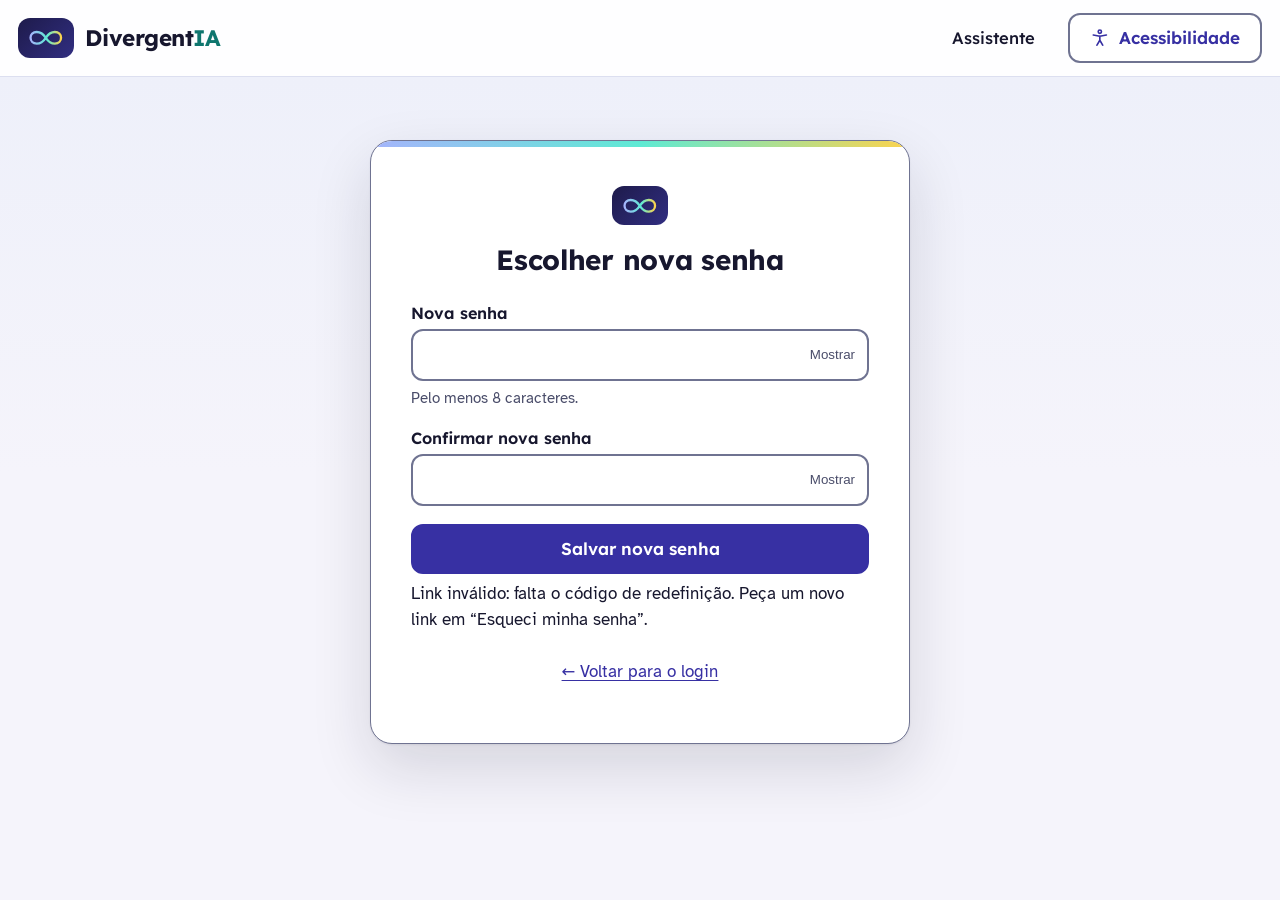
<file: frontend/redefinir-senha.html>
<!DOCTYPE html>
<html lang="pt-BR">
<head>
  <meta charset="utf-8">
  <meta name="viewport" content="width=device-width, initial-scale=1">
  <title>Escolher nova senha – DivergentIA</title>
  <meta name="description" content="Escolha uma nova senha para a sua conta no DivergentIA.">
  <meta name="theme-color" content="#1e1b4b">
  <link rel="icon" href="data:image/svg+xml,%3Csvg xmlns='http://www.w3.org/2000/svg' viewBox='0 0 48 24'%3E%3Crect width='48' height='24' rx='6' fill='%231e1b4b'/%3E%3Cpath d='M24 12C20 6 16 5 13 5 8.500 5 5.500 8 5.500 12S8.500 19 13 19C16 19 20 18 24 12 28 6 32 5 35 5 39.500 5 42.500 8 42.500 12S39.500 19 35 19C32 19 28 18 24 12Z' fill='none' stroke='%232dd4bf' stroke-width='2.600' stroke-linejoin='round'/%3E%3C/svg%3E">
  <link rel="preload" href="fonts/lexend-var.woff2" as="font" type="font/woff2" crossorigin>
  <link rel="preload" href="fonts/atkinson-400.woff2" as="font" type="font/woff2" crossorigin>
  <link rel="stylesheet" href="style.css">
  <script src="comum.js" defer></script>
  <script src="redefinir-senha.js" defer></script>
</head>
<body>
  <svg width="0" height="0" style="position:absolute" aria-hidden="true" focusable="false">
    <defs>
      <linearGradient id="grad-infinito" x1="0" y1="0" x2="1" y2="0">
        <stop offset="0" stop-color="#a5b4fc"/><stop offset="0.55" stop-color="#5eead4"/><stop offset="1" stop-color="#fcd34d"/>
      </linearGradient>
    </defs>
    <symbol id="i-infinito" viewBox="0 0 48 24"><path d="M24 12C20 6 16 5 13 5 8.5 5 5.5 8 5.5 12S8.5 19 13 19C16 19 20 18 24 12 28 6 32 5 35 5 39.5 5 42.5 8 42.5 12S39.5 19 35 19C32 19 28 18 24 12Z" fill="none" stroke="url(#grad-infinito)" stroke-width="2.8" stroke-linejoin="round" stroke-linecap="round"/></symbol>
    <symbol id="i-acesso" viewBox="0 0 24 24"><circle cx="12" cy="4.5" r="2"/><path d="m4 8.5 8 1.5 8-1.5M12 10v5M8.5 21l3.5-6 3.5 6"/></symbol>
    <symbol id="i-ok" viewBox="0 0 24 24"><path d="M20 6 9 17l-5-5"/></symbol>
    <symbol id="i-alerta" viewBox="0 0 24 24"><path d="M10.29 3.86 1.82 18a2 2 0 0 0 1.71 3h16.94a2 2 0 0 0 1.71-3L13.71 3.86a2 2 0 0 0-3.42 0zM12 9v4M12 17h.01"/></symbol>
  </svg>

  <a class="pular" href="#conteudo-conta">Pular para o conteúdo</a>

  <header class="topo" id="topo">
    <div class="container topo__linha">
      <a class="logo" href="/" aria-label="DivergentIA, início">
        <span class="logo__marca" aria-hidden="true"><svg class="logo__icone"><use href="#i-infinito"/></svg></span>
        <span class="logo__nome">Divergent<span>IA</span></span>
      </a>
      <nav class="topo__nav" aria-label="Navegação"><a href="/#assistente">Assistente</a></nav>
      <div class="a11y">
        <button type="button" id="btn-a11y" class="btn btn--suave" aria-expanded="false" aria-controls="menu-a11y">
          <svg class="icone" aria-hidden="true"><use href="#i-acesso"/></svg>
          <span>Acessibilidade</span>
        </button>
        <div id="menu-a11y" class="a11y__menu" role="group" aria-labelledby="titulo-a11y" hidden>
          <p id="titulo-a11y" class="a11y__titulo">Ajustes de leitura</p>
          <div class="a11y__linha">
            <span id="rotulo-tamanho">Tamanho do texto</span>
            <div class="a11y__tamanho">
              <button type="button" id="a11y-menos" class="btn btn--icone" aria-label="Diminuir o texto">A−</button>
              <output id="a11y-tamanho" for="a11y-menos a11y-mais" aria-live="polite">112%</output>
              <button type="button" id="a11y-mais" class="btn btn--icone" aria-label="Aumentar o texto">A+</button>
            </div>
          </div>
          <div class="a11y__linha"><span id="rot-contraste">Alto contraste</span><button type="button" class="chave" id="sw-contraste" role="switch" aria-checked="false" aria-labelledby="rot-contraste"><span></span></button></div>
          <div class="a11y__linha"><span id="rot-espaco">Mais espaço entre linhas e letras</span><button type="button" class="chave" id="sw-espaco" role="switch" aria-checked="false" aria-labelledby="rot-espaco"><span></span></button></div>
          <div class="a11y__linha"><span id="rot-calmo">Modo calmo <small>(sem animações e sem enfeites)</small></span><button type="button" class="chave" id="sw-calmo" role="switch" aria-checked="false" aria-labelledby="rot-calmo"><span></span></button></div>
          <button type="button" id="a11y-reset" class="btn btn--texto">Restaurar padrão</button>
        </div>
      </div>
    </div>
  </header>

  <main id="conteudo-conta" class="auth">
    <div class="auth__cartao">
      <div class="auth__cabeca">
        <a class="logo" href="/" aria-label="DivergentIA, início"><span class="logo__marca" aria-hidden="true"><svg class="logo__icone"><use href="#i-infinito"/></svg></span></a>
        <h1>Escolher nova senha</h1>
      </div>

      <form id="form-redefinir" novalidate>
        <div class="campo">
          <label for="nova-senha">Nova senha</label>
          <div class="campo__senha">
            <input type="password" id="nova-senha" name="nova_senha" required minlength="8" maxlength="72" autocomplete="new-password">
            <button type="button" class="campo__olho" data-alvo="nova-senha">Mostrar</button>
          </div>
          <p class="campo__ajuda">Pelo menos 8 caracteres.</p>
        </div>
        <div class="campo">
          <label for="confirmar-senha">Confirmar nova senha</label>
          <div class="campo__senha">
            <input type="password" id="confirmar-senha" name="confirmar_senha" required minlength="8" maxlength="72" autocomplete="new-password">
            <button type="button" class="campo__olho" data-alvo="confirmar-senha">Mostrar</button>
          </div>
        </div>
        <button type="submit" id="btn-redefinir" class="btn btn--primario" style="width:100%">Salvar nova senha</button>
        <p id="status-redefinir" class="status" role="status" aria-live="polite"></p>
      </form>

      <p class="auth__rodape"><a href="entrar.html">← Voltar para o login</a></p>
    </div>
  </main>

  <noscript><p class="sem-js">O DivergentIA precisa de JavaScript para funcionar. Ative o JavaScript no navegador e recarregue a página.</p></noscript>
</body>
</html>
</file>
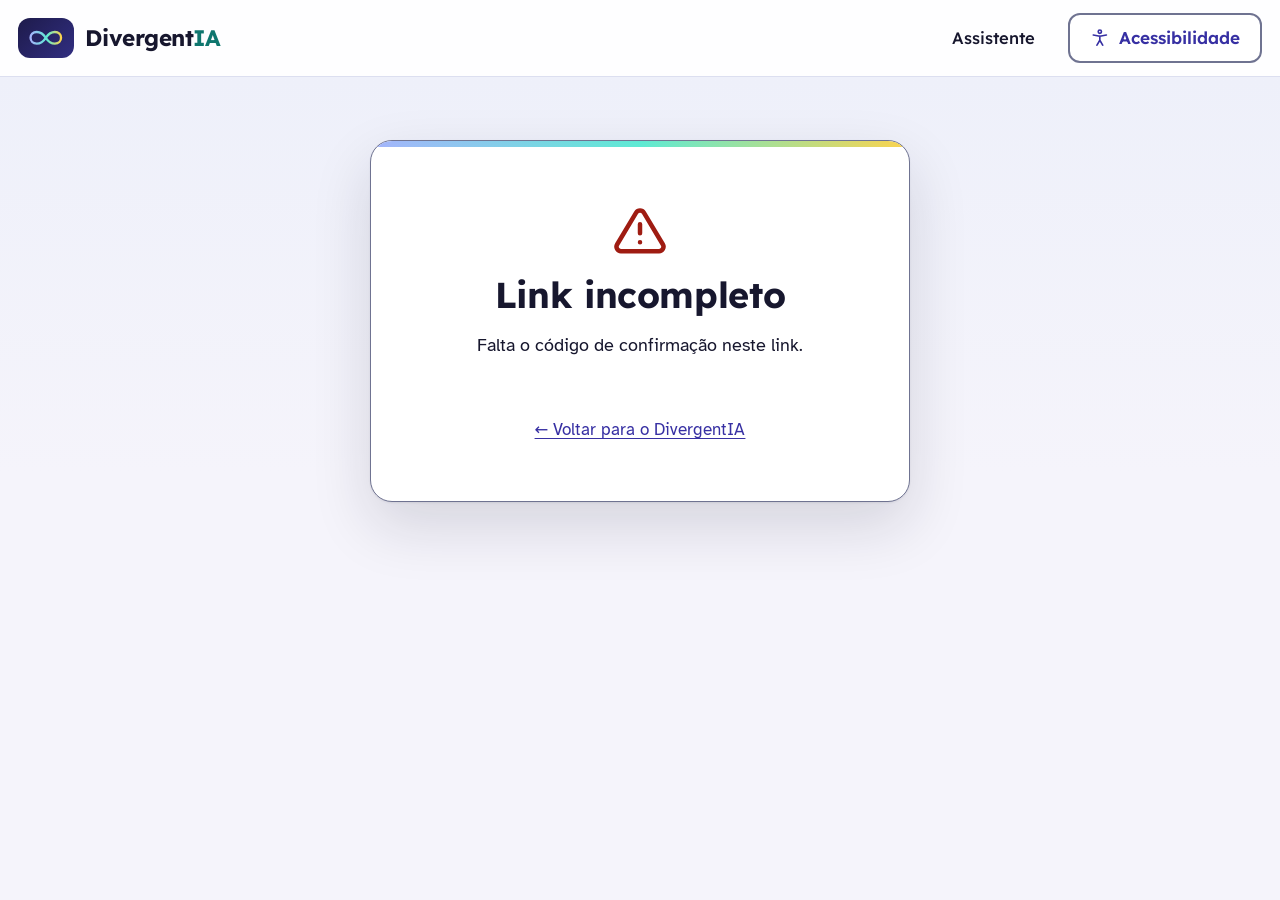
<file: frontend/verificar-email.html>
<!DOCTYPE html>
<html lang="pt-BR">
<head>
  <meta charset="utf-8">
  <meta name="viewport" content="width=device-width, initial-scale=1">
  <title>Confirmar e-mail – DivergentIA</title>
  <meta name="robots" content="noindex">
  <meta name="theme-color" content="#1e1b4b">
  <link rel="icon" href="data:image/svg+xml,%3Csvg xmlns='http://www.w3.org/2000/svg' viewBox='0 0 48 24'%3E%3Crect width='48' height='24' rx='6' fill='%231e1b4b'/%3E%3Cpath d='M24 12C20 6 16 5 13 5 8.500 5 5.500 8 5.500 12S8.500 19 13 19C16 19 20 18 24 12 28 6 32 5 35 5 39.500 5 42.500 8 42.500 12S39.500 19 35 19C32 19 28 18 24 12Z' fill='none' stroke='%232dd4bf' stroke-width='2.600' stroke-linejoin='round'/%3E%3C/svg%3E">
  <link rel="preload" href="fonts/lexend-var.woff2" as="font" type="font/woff2" crossorigin>
  <link rel="preload" href="fonts/atkinson-400.woff2" as="font" type="font/woff2" crossorigin>
  <link rel="stylesheet" href="style.css">
  <script src="comum.js" defer></script>
  <script src="verificar-email.js" defer></script>
</head>
<body>
  <svg width="0" height="0" style="position:absolute" aria-hidden="true" focusable="false">
    <defs>
      <linearGradient id="grad-infinito" x1="0" y1="0" x2="1" y2="0">
        <stop offset="0" stop-color="#a5b4fc"/><stop offset="0.55" stop-color="#5eead4"/><stop offset="1" stop-color="#fcd34d"/>
      </linearGradient>
    </defs>
    <symbol id="i-infinito" viewBox="0 0 48 24"><path d="M24 12C20 6 16 5 13 5 8.5 5 5.5 8 5.5 12S8.5 19 13 19C16 19 20 18 24 12 28 6 32 5 35 5 39.5 5 42.5 8 42.5 12S39.5 19 35 19C32 19 28 18 24 12Z" fill="none" stroke="url(#grad-infinito)" stroke-width="2.8" stroke-linejoin="round" stroke-linecap="round"/></symbol>
    <symbol id="i-acesso" viewBox="0 0 24 24"><circle cx="12" cy="4.5" r="2"/><path d="m4 8.5 8 1.5 8-1.5M12 10v5M8.5 21l3.5-6 3.5 6"/></symbol>
    <symbol id="i-ok" viewBox="0 0 24 24"><path d="M20 6 9 17l-5-5"/></symbol>
    <symbol id="i-alerta" viewBox="0 0 24 24"><path d="M10.29 3.86 1.82 18a2 2 0 0 0 1.71 3h16.94a2 2 0 0 0 1.71-3L13.71 3.86a2 2 0 0 0-3.42 0zM12 9v4M12 17h.01"/></symbol>
  </svg>

  <a class="pular" href="#conteudo-conta">Pular para o conteúdo</a>

  <header class="topo" id="topo">
    <div class="container topo__linha">
      <a class="logo" href="/" aria-label="DivergentIA, início">
        <span class="logo__marca" aria-hidden="true"><svg class="logo__icone"><use href="#i-infinito"/></svg></span>
        <span class="logo__nome">Divergent<span>IA</span></span>
      </a>
      <nav class="topo__nav" aria-label="Navegação"><a href="/#assistente">Assistente</a></nav>
      <div class="a11y">
        <button type="button" id="btn-a11y" class="btn btn--suave" aria-expanded="false" aria-controls="menu-a11y">
          <svg class="icone" aria-hidden="true"><use href="#i-acesso"/></svg>
          <span>Acessibilidade</span>
        </button>
        <div id="menu-a11y" class="a11y__menu" role="group" aria-labelledby="titulo-a11y" hidden>
          <p id="titulo-a11y" class="a11y__titulo">Ajustes de leitura</p>
          <div class="a11y__linha">
            <span id="rotulo-tamanho">Tamanho do texto</span>
            <div class="a11y__tamanho">
              <button type="button" id="a11y-menos" class="btn btn--icone" aria-label="Diminuir o texto">A−</button>
              <output id="a11y-tamanho" for="a11y-menos a11y-mais" aria-live="polite">112%</output>
              <button type="button" id="a11y-mais" class="btn btn--icone" aria-label="Aumentar o texto">A+</button>
            </div>
          </div>
          <div class="a11y__linha"><span id="rot-contraste">Alto contraste</span><button type="button" class="chave" id="sw-contraste" role="switch" aria-checked="false" aria-labelledby="rot-contraste"><span></span></button></div>
          <div class="a11y__linha"><span id="rot-espaco">Mais espaço entre linhas e letras</span><button type="button" class="chave" id="sw-espaco" role="switch" aria-checked="false" aria-labelledby="rot-espaco"><span></span></button></div>
          <div class="a11y__linha"><span id="rot-calmo">Modo calmo <small>(sem animações e sem enfeites)</small></span><button type="button" class="chave" id="sw-calmo" role="switch" aria-checked="false" aria-labelledby="rot-calmo"><span></span></button></div>
          <button type="button" id="a11y-reset" class="btn btn--texto">Restaurar padrão</button>
        </div>
      </div>
    </div>
  </header>

  <main id="conteudo-conta" class="auth">
    <div class="auth__cartao">
      <div id="resultado" class="auth__resultado" role="status" aria-live="polite">
        <p>Confirmando seu e-mail…</p>
      </div>
      <p class="auth__rodape"><a href="/">← Voltar para o DivergentIA</a></p>
    </div>
  </main>

  <noscript><p class="sem-js">O DivergentIA precisa de JavaScript para funcionar. Ative o JavaScript no navegador e recarregue a página.</p></noscript>
</body>
</html>
</file>
<file: frontend/style.css>
/* DivergentIA – estilos.
   Princípios: contraste alto (>= 4,5:1 no texto, >= 3:1 nos controles), alvos de toque >= 44 px, foco sempre visível,
   e visual calmo. Nada depende só de cor: estados sempre têm ícone ou texto. */

@font-face { font-family: "Atkinson Hyperlegible"; src: url("fonts/atkinson-400.woff2") format("woff2"); font-weight: 400; font-style: normal; font-display: swap; }
@font-face { font-family: "Atkinson Hyperlegible"; src: url("fonts/atkinson-700.woff2") format("woff2"); font-weight: 700; font-style: normal; font-display: swap; }
@font-face { font-family: "Lexend"; src: url("fonts/lexend-var.woff2") format("woff2"); font-weight: 100 900; font-style: normal; font-display: swap; }

:root {
  --bg: #f5f4fb;
  --superficie: #ffffff;
  --superficie-2: #eef0fa;
  --texto: #17172e;
  --texto-suave: #4a4d6a;
  --borda: #dcdff0;
  --borda-forte: #6f7391;
  --primaria: #3730a3;
  --primaria-2: #2e2785;
  --primaria-suave: #e6e7fb;
  --sobre-primaria: #ffffff;
  --acento: #0f766e;
  --acento-suave: #d7f3ee;
  --aviso: #92400e;
  --aviso-fundo: #fff4dc;
  --aviso-borda: #e9b44c;
  --ok: #166534;
  --ok-fundo: #e3f6e8;
  --ok-borda: #7fd39a;
  --erro: #9f1c12;
  --erro-fundo: #fdecea;
  --erro-borda: #f0a8a0;
  --foco: #1d4ed8;
  --foco-escuro: #ffd166;
  --hero-1: #1e1b4b;
  --hero-2: #312e81;
  --hero-3: #134e4a;
  --raio: 16px;
  --raio-p: 10px;
  --sombra: 0 1px 2px rgba(23, 23, 46, .06), 0 10px 30px rgba(23, 23, 46, .07);
  --fonte-corpo: "Atkinson Hyperlegible", system-ui, -apple-system, "Segoe UI", Roboto, Arial, sans-serif;
  --fonte-titulo: "Lexend", var(--fonte-corpo);
}

/* ---------- Modos escolhidos no menu de acessibilidade ---------- */
html[data-contraste="alto"] {
  --bg: #000; --superficie: #000; --superficie-2: #111; --texto: #fff; --texto-suave: #fff;
  --borda: #fff; --borda-forte: #fff; --primaria: #ffe45c; --primaria-2: #fff3a8; --primaria-suave: #1a1a00;
  --sobre-primaria: #000; --acento: #5eead4; --acento-suave: #062b28;
  --aviso: #fff; --aviso-fundo: #000; --aviso-borda: #ffe45c;
  --ok: #fff; --ok-fundo: #000; --ok-borda: #7cfc98;
  --erro: #fff; --erro-fundo: #000; --erro-borda: #ff8a80;
  --foco: #00e5ff; --foco-escuro: #00e5ff;
  --hero-1: #000; --hero-2: #000; --hero-3: #000;
  --sombra: none;
}
html[data-espaco="1"] body { line-height: 1.95; letter-spacing: .025em; word-spacing: .1em; }
html[data-espaco="1"] p, html[data-espaco="1"] li { margin-bottom: .85em; }

*, *::before, *::after { box-sizing: border-box; }
[hidden] { display: none !important; }
html { font-size: 112.5%; scroll-behavior: smooth; scroll-padding-top: 5rem; }
body {
  margin: 0; background: var(--bg); color: var(--texto);
  font-family: var(--fonte-corpo); line-height: 1.6; -webkit-font-smoothing: antialiased;
}
h1, h2, h3, h4 { font-family: var(--fonte-titulo); line-height: 1.25; margin: 0; letter-spacing: -.01em; }
h5, h6 { font-family: var(--fonte-titulo); line-height: 1.3; margin: 0; } /* sem a margem padrão do navegador */
p { margin: 0 0 .75em; }
a { color: var(--primaria); text-underline-offset: .18em; }
a:hover { color: var(--primaria-2); }
.container { width: min(100% - 2rem, 76rem); margin-inline: auto; }
.icone { width: 1.15em; height: 1.15em; flex: none; fill: none; stroke: currentColor; stroke-width: 2; stroke-linecap: round; stroke-linejoin: round; }
.sr-only { position: absolute; width: 1px; height: 1px; margin: -1px; padding: 0; overflow: hidden; clip: rect(0 0 0 0); white-space: nowrap; border: 0; }

:focus-visible { outline: 3px solid var(--foco); outline-offset: 3px; border-radius: 6px; }
.hero :focus-visible { outline-color: var(--foco-escuro); }
#painel-roteiro:focus, #conteudo:focus { outline: none; }

.pular { position: absolute; left: -999px; top: 0; z-index: 200; background: var(--primaria); color: var(--sobre-primaria); padding: .8rem 1.1rem; border-radius: 0 0 var(--raio-p) 0; font-family: var(--fonte-titulo); }
.pular:focus { left: 0; }

/* ---------- Botões ---------- */
.btn {
  display: inline-flex; align-items: center; justify-content: center; gap: .55rem;
  min-height: 2.75rem; padding: .55rem 1.1rem; border-radius: 12px; border: 2px solid transparent;
  font: 600 .95rem/1.2 var(--fonte-titulo); text-decoration: none; cursor: pointer;
  transition: background-color .15s, border-color .15s, transform .15s, box-shadow .15s;
}
.btn--primario { background: var(--primaria); color: var(--sobre-primaria); border-color: var(--primaria); }
.btn--primario:hover { background: var(--primaria-2); border-color: var(--primaria-2); color: var(--sobre-primaria); }
.btn--suave { background: var(--superficie); color: var(--primaria); border-color: var(--borda-forte); }
.btn--suave:hover { background: var(--primaria-suave); }
.btn--suave[aria-pressed="true"] { background: var(--primaria); color: var(--sobre-primaria); border-color: var(--primaria); }
.btn--texto { background: transparent; color: var(--primaria); border-color: transparent; padding-inline: .7rem; }
.btn--texto:hover { background: var(--primaria-suave); }
.btn--icone { min-width: 2.75rem; padding: .4rem; background: var(--superficie); color: var(--primaria); border-color: var(--borda-forte); }
.btn--icone:hover { background: var(--primaria-suave); }
.btn--grande { min-height: 3.25rem; padding-inline: 1.4rem; font-size: 1rem; }
.btn--claro { background: #fff; color: #1e1b4b; }
.btn--claro:hover { background: #e0e7ff; color: #1e1b4b; }
.btn--fantasma { background: transparent; color: #fff; border-color: rgba(255, 255, 255, .55); }
.btn--fantasma:hover { background: rgba(255, 255, 255, .12); color: #fff; }
.btn[aria-disabled="true"] { opacity: .55; cursor: not-allowed; }
.btn:active:not([aria-disabled="true"]) { transform: translateY(1px); }

/* ---------- Topo ---------- */
.topo { position: sticky; top: 0; z-index: 50; background: rgba(255, 255, 255, .88); backdrop-filter: saturate(1.4) blur(10px); border-bottom: 1px solid var(--borda); }
.topo__linha { display: flex; align-items: center; gap: 1rem; min-height: 4.2rem; }
.logo { display: inline-flex; align-items: center; gap: .65rem; text-decoration: none; color: var(--texto); }
.logo__marca { display: grid; place-items: center; width: 3.1rem; height: 2.2rem; border-radius: 12px; background: linear-gradient(135deg, var(--hero-1), var(--hero-2)); }
.logo__icone { width: 2.2rem; height: 1.2rem; }
.logo__nome { font: 700 1.25rem/1 var(--fonte-titulo); letter-spacing: -.02em; }
.logo__nome span { color: var(--acento); }
.topo__nav { display: flex; gap: .25rem; margin-left: auto; }
.topo__nav a { padding: .55rem .8rem; border-radius: 10px; text-decoration: none; color: var(--texto); font: 500 .92rem var(--fonte-titulo); }
.topo__nav a:hover { background: var(--primaria-suave); color: var(--primaria); }
.a11y { position: relative; }
.a11y__menu {
  position: absolute; right: 0; top: calc(100% + .6rem); z-index: 60; width: min(92vw, 22rem);
  background: var(--superficie); border: 1px solid var(--borda-forte); border-radius: var(--raio); box-shadow: 0 20px 50px rgba(23, 23, 46, .25); padding: 1rem;
}
.a11y__titulo { font: 700 1rem var(--fonte-titulo); margin-bottom: .6rem; }
.a11y__linha { display: flex; align-items: center; justify-content: space-between; gap: 1rem; padding: .55rem 0; border-top: 1px solid var(--borda); }
.a11y__linha small { color: var(--texto-suave); }
.a11y__tamanho { display: flex; align-items: center; gap: .4rem; }
.a11y__tamanho output { min-width: 3.2rem; text-align: center; font-weight: 700; }
.chave { position: relative; flex: none; width: 3.2rem; height: 1.9rem; border-radius: 999px; border: 2px solid var(--borda-forte); background: var(--superficie-2); cursor: pointer; padding: 0; }
.chave span { position: absolute; top: 50%; left: .2rem; width: 1.15rem; height: 1.15rem; border-radius: 50%; background: var(--borda-forte); transform: translateY(-50%); transition: left .15s; }
.chave[aria-checked="true"] { background: var(--primaria); border-color: var(--primaria); }
.chave[aria-checked="true"] span { left: 1.5rem; background: var(--sobre-primaria); }

/* ---------- Hero ---------- */
.hero { position: relative; overflow: hidden; color: #fff; padding: clamp(2.5rem, 6vw, 5rem) 0 clamp(3rem, 7vw, 5.5rem); background: linear-gradient(135deg, var(--hero-1) 0%, var(--hero-2) 55%, var(--hero-3) 100%); }
.hero__fundo { position: absolute; inset: 0; pointer-events: none; }
.hero__infinito { position: absolute; right: 2%; top: 50%; width: min(62vw, 52rem); height: auto; aspect-ratio: 2 / 1; transform: translateY(-50%); opacity: .11; }
.hero__grade { position: relative; display: grid; gap: 2.5rem; align-items: center; }
.etiqueta { display: inline-block; margin-bottom: 1.1rem; padding: .35rem .9rem; border-radius: 999px; background: rgba(255, 255, 255, .12); border: 1px solid rgba(255, 255, 255, .3); font: 500 .85rem var(--fonte-titulo); color: #e0e7ff; }
.hero__titulo { font-size: clamp(2.1rem, 4.6vw, 3.4rem); font-weight: 700; line-height: 1.08; margin-bottom: 1.1rem; }
.hero__lead { font-size: clamp(1.05rem, 1.6vw, 1.22rem); color: #e0e7ff; max-width: 40rem; margin-bottom: 1.6rem; }
.hero__lead strong { color: #fff; }
.hero__acoes { display: flex; flex-wrap: wrap; gap: .8rem; margin-bottom: 1.8rem; }
.hero__garantias { list-style: none; padding: 0; margin: 0; display: grid; gap: .65rem; }
.hero__garantias li { display: flex; align-items: flex-start; gap: .65rem; color: #e0e7ff; font-size: .98rem; }
.hero__garantias .icone { margin-top: .2rem; color: #5eead4; width: 1.3em; height: 1.3em; }
.hero__garantias strong { color: #fff; }

.vitrine { background: #fff; color: var(--texto); border-radius: 22px; padding: 1rem 1.1rem 1.2rem; box-shadow: 0 30px 70px rgba(0, 0, 0, .35); max-width: 26rem; margin-inline: auto; transform: rotate(1.2deg); }
.vitrine__barra { display: flex; gap: .35rem; margin-bottom: .9rem; }
.vitrine__barra i { width: .65rem; height: .65rem; border-radius: 50%; background: #d4d7ea; }
.vitrine__balao { max-width: 88%; padding: .6rem .85rem; border-radius: 16px; font-size: .92rem; margin-bottom: .5rem; }
.vitrine__balao--eu { margin-left: auto; background: var(--primaria); color: #fff; border-bottom-right-radius: 5px; }
.vitrine__balao--bot { background: var(--superficie-2); border-bottom-left-radius: 5px; }
.vitrine__lista { display: grid; gap: .45rem; margin: .7rem 0; }
.vitrine__item { display: flex; align-items: center; gap: .6rem; padding: .55rem .7rem; border: 1px solid var(--borda); border-radius: 12px; font-size: .9rem; }
.vitrine__item b { display: grid; place-items: center; flex: none; width: 1.6rem; height: 1.6rem; border-radius: 50%; background: var(--primaria-suave); color: var(--primaria); font: 700 .8rem var(--fonte-titulo); }
.vitrine__item--feito { background: var(--acento-suave); border-color: transparent; }
.vitrine__item--feito b { background: var(--acento); color: #fff; }
.vitrine__contato { display: flex; align-items: center; gap: .5rem; padding: .55rem .8rem; border-radius: 999px; background: var(--ok-fundo); color: var(--ok); font-size: .9rem; width: fit-content; }
@media (min-width: 900px) { .hero__grade { grid-template-columns: 1.15fr .85fr; } }

/* ---------- Casca do app: menu lateral + barra de cima + página atual ----------
   Computador: menu fixo à esquerda, expandido (ícone + nome) ou recolhido (trilho estreito com o nome pequeno).
   Celular (< 1000 px): o menu vira uma gaveta, aberta pelo botão ☰ da barra. */
:root { --menu-largo: 16rem; --menu-estreito: 5.6rem; --barra: 3.9rem; }
.casca { display: grid; grid-template-columns: auto minmax(0, 1fr); min-height: 100dvh; }
.menu {
  position: sticky; top: 0; z-index: 70; display: flex; flex-direction: column; gap: .35rem;
  width: var(--menu-largo); height: 100dvh; padding: .8rem .75rem 1rem; overflow: hidden auto;
  background: var(--hero-1); color: #c7d2fe; transition: width .2s ease;
}
.menu :focus-visible { outline-color: var(--foco-escuro); }
.menu__topo { display: flex; align-items: center; justify-content: space-between; gap: .4rem; min-height: 3rem; padding: 0 0 .7rem .3rem; margin-bottom: .35rem; border-bottom: 1px solid rgba(255, 255, 255, .12); }
.menu__logo { color: #fff; min-width: 0; }
.menu .logo__nome span { color: #5eead4; }
.menu__botao { display: grid; place-items: center; flex: none; width: 2.75rem; height: 2.75rem; border: 0; border-radius: 12px; background: transparent; color: #c7d2fe; cursor: pointer; }
.menu__botao:hover { background: rgba(255, 255, 255, .1); color: #fff; }
.menu__botao .icone { width: 1.35rem; height: 1.35rem; }
#btn-fechar-menu { display: none; }
.menu__nav { display: grid; gap: .3rem; }
.menu__link {
  position: relative; display: flex; align-items: center; gap: .85rem; min-height: 2.9rem; padding: .55rem .8rem; border-radius: 12px;
  color: #c7d2fe; text-decoration: none; font: 500 .95rem/1.2 var(--fonte-titulo); white-space: nowrap; cursor: pointer;
  transition: background-color .15s, color .15s;
}
.menu__link .icone { width: 1.3rem; height: 1.3rem; }
.menu__link:hover { background: rgba(255, 255, 255, .08); color: #fff; }
.menu__link[aria-current="page"] { background: rgba(255, 255, 255, .14); color: #fff; font-weight: 600; }
.menu__link[aria-current="page"]::before { content: ""; position: absolute; left: -.75rem; top: .6rem; bottom: .6rem; width: 4px; border-radius: 0 4px 4px 0; background: #5eead4; }
.menu__rodape { margin-top: auto; padding-top: .6rem; border-top: 1px solid rgba(255, 255, 255, .12); }
.menu__rodape .menu__link { white-space: normal; }

.menu--recolhido { width: var(--menu-estreito); padding-inline: .4rem; }
.menu--recolhido .menu__topo { flex-direction: column; justify-content: center; padding: 0 0 .6rem; }
.menu--recolhido .logo__nome { display: none; }
.menu--recolhido .menu__link { flex-direction: column; justify-content: center; gap: .3rem; padding: .6rem .15rem; font-size: .66rem; line-height: 1.15; text-align: center; white-space: normal; }
.menu--recolhido .menu__link[aria-current="page"]::before { left: -.4rem; }

.menu__fundo { position: fixed; inset: 0; z-index: 65; background: rgba(23, 23, 46, .55); backdrop-filter: blur(2px); }
.principal { min-width: 0; display: flex; flex-direction: column; }
.barra {
  position: sticky; top: 0; z-index: 50; display: flex; align-items: center; gap: .75rem; min-height: var(--barra);
  padding: .45rem clamp(1rem, 2.5vw, 1.6rem); background: rgba(245, 244, 251, .9); backdrop-filter: saturate(1.4) blur(10px); border-bottom: 1px solid var(--borda);
}
.barra__titulo { font-size: 1.2rem; margin: 0; }
.barra__titulo:focus { outline: none; } /* recebe foco só para o leitor de tela anunciar a página nova */
.barra .a11y { margin-left: auto; }
#conteudo { flex: 1; }
#conteudo:focus { outline: none; }
.vista { animation: entra .2s ease-out; }

@media (max-width: 999px) {
  .casca { grid-template-columns: minmax(0, 1fr); }
  .menu {
    position: fixed; inset: 0 auto 0 0; width: min(86vw, 18rem); transform: translateX(-105%);
    box-shadow: 0 0 40px rgba(0, 0, 0, .35); transition: transform .25s ease;
  }
  .menu--aberto { transform: none; }
  #btn-recolher { display: none; }
  #btn-fechar-menu { display: grid; }
}
@media (min-width: 1000px) {
  .barra__menu { display: none; }
  .menu__fundo { display: none !important; }
}

/* ---------- Assistente ----------
   Desktop: roteiro à esquerda (≈ 38%) e conversa à direita (≈ 62%), os dois ocupando a altura da tela.
   Celular: um painel por vez, trocados pelos botões "Conversa" / "Meu roteiro". */
.vista--assistente { padding: .9rem clamp(.75rem, 1.8vw, 1.25rem); }
.alternar { display: flex; gap: .6rem; margin-bottom: .8rem; }
.alternar .btn { flex: 1; }
.selo-novo { margin-left: .2rem; padding: .05rem .5rem; border-radius: 999px; background: var(--acento); color: #fff; font-size: .72rem; }
.app__grade { display: grid; gap: 1.1rem; }
.painel {
  position: relative; display: flex; flex-direction: column; min-height: 24rem; height: calc(100dvh - var(--barra) - 1.8rem - 3.6rem);
  background: var(--superficie); border: 1px solid var(--borda); border-radius: 20px; box-shadow: var(--sombra); overflow: hidden;
  container-type: inline-size; /* o cabeçalho se adapta à largura do PAINEL, não da tela */
}
.painel__cabeca { display: flex; align-items: center; justify-content: space-between; gap: .75rem; padding: .7rem .9rem .7rem 1.2rem; border-bottom: 1px solid var(--borda); background: var(--superficie); }
.painel__titulos { min-width: 0; }
.painel__cabeca h2 { display: flex; align-items: center; gap: .5rem; font-size: 1.08rem; white-space: nowrap; }
.painel__cabeca h2 .icone { color: var(--primaria); }
.painel__sub { margin: .1rem 0 0; font-size: .8rem; color: var(--texto-suave); }
.painel__acoes { display: flex; gap: .35rem; flex-wrap: nowrap; justify-content: flex-end; }
.painel__acoes .btn { min-height: 2.6rem; padding: .45rem .8rem; font-size: .88rem; white-space: nowrap; }
/* Rótulo só para leitor de tela (o botão mostra só o ícone, com dica ao passar o mouse). */
.btn--so-icone { padding-inline: .6rem !important; }
.btn--so-icone span { position: absolute; width: 1px; height: 1px; overflow: hidden; clip: rect(0 0 0 0); white-space: nowrap; }
@container (max-width: 30rem) {
  .painel__sub { display: none; }
  #btn-historico { padding-inline: .6rem; }
  #btn-historico span { position: absolute; width: 1px; height: 1px; overflow: hidden; clip: rect(0 0 0 0); white-space: nowrap; }
}
.painel--novidade { animation: novidade 1.6s ease-out; }
@keyframes novidade {
  0% { border-color: var(--acento); box-shadow: 0 0 0 0 rgba(15, 118, 110, .45), var(--sombra); }
  100% { border-color: var(--borda); box-shadow: 0 0 0 16px rgba(15, 118, 110, 0), var(--sombra); }
}
@media (min-width: 1000px) {
  .alternar { display: none; }
  .app__grade { grid-template-columns: minmax(20rem, 5fr) minmax(0, 8fr); align-items: stretch; }
  .painel { min-height: 30rem; height: calc(100dvh - var(--barra) - 1.8rem); }
}

/* Conversa */
.conversa-area { position: relative; flex: 1; min-height: 0; display: flex; flex-direction: column; }
.conversa { position: relative; flex: 1; overflow-y: auto; overscroll-behavior: contain; padding: 1.4rem clamp(1rem, 2.5vw, 2rem) 2rem; display: flex; flex-direction: column; gap: 1.6rem; }
.msg { display: flex; gap: .8rem; max-width: 100%; animation: entra .25s ease-out; }
@keyframes entra { from { opacity: 0; transform: translateY(6px); } to { opacity: 1; transform: none; } }
.msg__avatar { flex: none; display: grid; place-items: center; width: 2.1rem; height: 2.1rem; margin-top: .1rem; border-radius: 50%; background: linear-gradient(135deg, var(--hero-1), var(--hero-2)); }
.msg__avatar svg { width: 1.5rem; height: .8rem; }
.msg__corpo { flex: 1; min-width: 0; max-width: 50rem; }
.msg__balao { padding: .75rem 1rem; border-radius: 18px; }
.msg__balao p:last-child { margin-bottom: 0; }

/* Resposta da IA: texto corrido, sem balão, com tipografia de leitura. */
.msg__texto { line-height: 1.7; overflow-wrap: break-word; }
.md > :first-child { margin-top: 0; }
.md > :last-child { margin-bottom: 0; }
.md p { margin: 0 0 .85em; }
.md strong { font-weight: 700; }
.md ol, .md ul { margin: .25em 0 .95em; padding-left: 1.6em; }
.md li { margin: .35em 0; padding-left: .25em; }
.md li::marker { color: var(--primaria); font-weight: 700; }
.md li > ul, .md li > ol { margin: .35em 0 .2em; }
.md__titulo { font: 700 1.04rem/1.35 var(--fonte-titulo); margin: 1.15em 0 .45em; }
.md code { padding: .05em .35em; border-radius: 6px; background: var(--superficie-2); font-size: .92em; }
.md a { font-weight: 600; overflow-wrap: anywhere; }
.md-fone { white-space: nowrap; }

/* Mensagem da pessoa: balão à direita, em tom suave. */
.msg--eu { flex-direction: row-reverse; }
.msg--eu .msg__corpo { flex: 0 1 auto; max-width: min(82%, 38rem); }
.msg--eu .msg__balao { background: var(--primaria-suave); color: var(--texto); border-radius: 20px 20px 6px 20px; white-space: pre-wrap; overflow-wrap: anywhere; }
.msg--erro .msg__balao { background: var(--erro-fundo); border: 1.5px solid var(--erro-borda); color: var(--erro); }
.msg__extra { margin-top: 1rem; display: grid; gap: .75rem; }

/* Linha discreta embaixo da resposta: de onde veio a informação + copiar. */
.msg__acoes { display: flex; flex-wrap: wrap; align-items: center; gap: .2rem 1rem; margin-top: .55rem; }
.selo-cobertura { display: inline-flex; align-items: center; gap: .4rem; font: 500 .8rem var(--fonte-titulo); color: var(--texto-suave); }
.selo-cobertura .icone { width: 1.05rem; height: 1.05rem; }
.selo-cobertura--completa .icone { color: var(--ok); }
.selo-cobertura--parcial .icone { color: var(--aviso); }
.acao { display: inline-flex; align-items: center; gap: .4rem; min-height: 2.5rem; padding: .25rem .65rem; margin-left: -.65rem; border: 0; border-radius: 10px; background: transparent; color: var(--texto-suave); font: 500 .8rem var(--fonte-titulo); cursor: pointer; }
.selo-cobertura + .acao { margin-left: 0; }
.acao:hover { background: var(--superficie-2); color: var(--primaria); }
.acao .icone { width: 1.05rem; height: 1.05rem; }

.apoio__titulo { display: flex; align-items: center; gap: .45rem; margin: 0; font: 600 .95rem var(--fonte-titulo); }
.apoio__titulo .icone { color: var(--ok); }

.pergunta { max-width: 38rem; padding: .8rem .95rem; border-radius: 16px; background: var(--primaria-suave); border: 1px solid var(--borda); }
.pergunta__texto { font: 600 .95rem var(--fonte-titulo); margin-bottom: .6rem; }
.pergunta__opcoes { display: flex; flex-wrap: wrap; gap: .5rem; }
.chip { min-height: 2.5rem; padding: .4rem .95rem; border-radius: 999px; border: 2px solid var(--primaria); background: var(--superficie); color: var(--primaria); font: 600 .9rem var(--fonte-titulo); cursor: pointer; transition: background-color .15s; text-align: left; }
.chip:hover:not(:disabled) { background: var(--primaria); color: var(--sobre-primaria); }
.chip:disabled { opacity: .5; cursor: default; }
.chip[aria-pressed="true"] { background: var(--primaria); color: var(--sobre-primaria); opacity: 1; }

.cartao-roteiro {
  display: flex; align-items: center; gap: .8rem; width: 100%; max-width: 34rem; padding: .65rem .9rem; border-radius: 16px;
  border: 1.5px solid var(--borda); background: var(--superficie); color: var(--texto); font: 500 .92rem var(--fonte-titulo);
  cursor: pointer; text-align: left; box-shadow: 0 1px 2px rgba(23, 23, 46, .05); transition: border-color .15s, background-color .15s;
}
.cartao-roteiro:hover { border-color: var(--acento); background: var(--acento-suave); }
.cartao-roteiro__icone { display: grid; place-items: center; flex: none; width: 2.5rem; height: 2.5rem; border-radius: 12px; background: var(--acento-suave); color: var(--acento); }
.cartao-roteiro__icone .icone { width: 1.3rem; height: 1.3rem; }
.cartao-roteiro__texto { display: grid; min-width: 0; }
.cartao-roteiro__texto strong { overflow: hidden; text-overflow: ellipsis; white-space: nowrap; }
.cartao-roteiro__texto span { color: var(--texto-suave); font-weight: 400; font-size: .82rem; }

.digitando { display: flex; align-items: center; flex-wrap: wrap; gap: .4rem .75rem; min-height: 2.1rem; }
.digitando__pontos { display: inline-flex; gap: .25rem; }
.digitando__pontos i { width: .5rem; height: .5rem; border-radius: 50%; background: var(--primaria); opacity: .35; animation: pulsa 1.2s infinite; }
.digitando__pontos i:nth-child(2) { animation-delay: .2s; }
.digitando__pontos i:nth-child(3) { animation-delay: .4s; }
@keyframes pulsa { 0%, 80%, 100% { opacity: .3; transform: scale(.85); } 40% { opacity: 1; transform: scale(1.1); } }
.digitando__texto { font-size: .92rem; color: var(--texto-suave); }

.btn-fim {
  position: absolute; left: 50%; bottom: .9rem; z-index: 2; transform: translateX(-50%);
  display: inline-flex; align-items: center; gap: .4rem; min-height: 2.5rem; padding: .35rem 1rem; border-radius: 999px;
  border: 1px solid var(--borda); background: var(--superficie); color: var(--primaria); font: 600 .82rem var(--fonte-titulo);
  box-shadow: 0 6px 20px rgba(23, 23, 46, .16); cursor: pointer; white-space: nowrap;
}
.btn-fim:hover { background: var(--primaria-suave); }

/* Compositor: uma caixa só, com o campo, o município e o botão de enviar. */
.compositor { padding: .4rem clamp(.75rem, 2vw, 1.25rem) .7rem; background: var(--superficie); }
.compositor__caixa { padding: .3rem .45rem .45rem; border: 2px solid var(--borda-forte); border-radius: 20px; background: var(--superficie); transition: border-color .15s, box-shadow .15s; }
.compositor__caixa:focus-within { border-color: var(--primaria); box-shadow: 0 0 0 4px var(--primaria-suave); }
.compositor textarea { display: block; width: 100%; min-height: 2.9rem; max-height: 12rem; resize: none; padding: .6rem .7rem; border: 0; border-radius: 14px; font: inherit; line-height: 1.5; color: var(--texto); background: transparent; }
.compositor textarea:focus-visible { outline: none; } /* o foco aparece na caixa inteira (borda + halo) */
.compositor__barra { display: flex; align-items: center; gap: .6rem; padding: .15rem .2rem 0; flex-wrap: wrap; }
.compositor__municipio { display: flex; align-items: center; gap: .4rem; }
.compositor__municipio .icone { color: var(--primaria); }
.compositor__municipio label { font: 500 .82rem var(--fonte-titulo); color: var(--texto-suave); margin: 0; }
.compositor__municipio select { width: auto; min-height: 2.5rem; padding: .25rem .6rem; border: 1.5px solid var(--borda); border-radius: 12px; background: var(--superficie-2); font-size: .88rem; }
.compositor__dica { margin: 0 0 0 auto; font-size: .78rem; color: var(--texto-suave); }
.btn-enviar { border-radius: 14px; margin-left: auto; }
@container (max-width: 44rem) { .compositor__dica { display: none; } }
@media (max-width: 560px) {
  .compositor__dica { display: none; }
  .compositor { padding-inline: .6rem; }
  .compositor__barra { flex-wrap: nowrap; gap: .4rem; }
  .compositor__municipio select { max-width: 10rem; font-size: .85rem; }
  .btn-enviar { margin-left: auto; padding-inline: .85rem; }
  .compositor__municipio label { position: absolute; width: 1px; height: 1px; overflow: hidden; clip: rect(0 0 0 0); white-space: nowrap; }
  .conversa { padding-inline: .9rem; gap: 1.3rem; }
  .msg { gap: .6rem; }
  .msg__avatar { width: 1.9rem; height: 1.9rem; }
  .msg--eu .msg__corpo { max-width: 88%; }
}
.aviso-ia { margin: .45rem 0 0; padding: 0 .5rem; text-align: center; font-size: .74rem; line-height: 1.4; color: var(--texto-suave); }

/* Roteiro */
.roteiro { flex: 1; overflow-y: auto; overscroll-behavior: contain; padding: 1.1rem 1.2rem 1.6rem; }
.status.status--painel { margin: 0; min-height: 0; padding: 0 1.2rem; }
.status.status--painel:not(:empty) { padding-block: .5rem; border-bottom: 1px solid var(--borda); }
.roteiro__vazio { display: flex; flex-direction: column; align-items: center; justify-content: center; text-align: center; gap: .7rem; min-height: 100%; padding: 1.5rem .5rem; color: var(--texto-suave); }
.roteiro__vazio-icone { display: grid; place-items: center; width: 4rem; height: 4rem; border-radius: 20px; background: var(--primaria-suave); color: var(--primaria); }
.roteiro__vazio-icone .icone { width: 2rem; height: 2rem; }
.roteiro__vazio h4 { color: var(--texto); font-size: 1.1rem; }
.roteiro__vazio p { max-width: 26rem; margin: 0; font-size: .95rem; }
.roteiro__vazio-lista { list-style: none; padding: 0; margin: .6rem 0 0; display: grid; gap: .5rem; width: min(100%, 22rem); text-align: left; }
.roteiro__vazio-lista li { display: flex; align-items: center; gap: .65rem; padding: .55rem .85rem; border-radius: 12px; background: var(--superficie-2); color: var(--texto); font-size: .9rem; }
.roteiro__vazio-lista .icone { color: var(--acento); }
.roteiro__topo { margin-bottom: 1.2rem; padding: 1rem 1.1rem 1.1rem; border-radius: 16px; background: linear-gradient(135deg, var(--primaria-suave), var(--acento-suave)); }
.roteiro__titulo { font-size: 1.25rem; margin-bottom: .3rem; }
.roteiro__resumo { margin-bottom: 0; color: var(--texto-suave); font-size: .95rem; }
.progresso { margin: .9rem 0 0; }
.progresso__texto { display: flex; justify-content: space-between; font: 500 .85rem var(--fonte-titulo); margin-bottom: .35rem; }
.progresso__trilho { height: .6rem; border-radius: 999px; background: var(--superficie); border: 1px solid var(--borda); overflow: hidden; }
.progresso__barra { height: 100%; width: 0; background: linear-gradient(90deg, var(--primaria), var(--acento)); transition: width .3s; }

.aviso, .atencao { display: flex; gap: .6rem; align-items: flex-start; padding: .65rem .85rem; border-radius: 12px; background: var(--aviso-fundo); border: 1.5px solid var(--aviso-borda); color: var(--aviso); font-size: .92rem; }
.aviso { margin-bottom: 1.2rem; }
.aviso .icone, .atencao .icone { margin-top: .15rem; }
html[data-contraste="alto"] .aviso, html[data-contraste="alto"] .atencao { color: #fff; }
.atencao { margin-top: .6rem; }

.secao-roteiro { margin-top: 1.5rem; }
.secao-roteiro > h4 { display: flex; align-items: center; gap: .5rem; font-size: 1.02rem; margin-bottom: .7rem; }
.secao-roteiro > h4 .icone { color: var(--primaria); }

/* Passos em linha do tempo: número, linha ligando os passos e o conteúdo ao lado. */
.grupos { display: grid; gap: 1.1rem; }
.grupo__titulo { display: flex; align-items: center; gap: .5rem; margin: 0 0 .9rem; padding-bottom: .4rem; border-bottom: 2px solid var(--primaria-suave); font: 700 .95rem var(--fonte-titulo); color: var(--primaria); }
.passos { list-style: none; padding: 0; margin: 0; display: grid; }
.passo { position: relative; display: grid; grid-template-columns: 2.2rem minmax(0, 1fr); gap: .9rem; padding-bottom: 1.4rem; }
.passo:last-child { padding-bottom: .2rem; }
.passo:not(:last-child)::before { content: ""; position: absolute; left: calc(1.1rem - 1px); top: 2.6rem; bottom: .35rem; width: 2px; border-radius: 2px; background: var(--borda); }
.passo--feito:not(:last-child)::before { background: var(--acento); }
.passo__num { position: relative; z-index: 1; display: grid; place-items: center; width: 2.2rem; height: 2.2rem; border-radius: 50%; background: var(--primaria); color: var(--sobre-primaria); font: 700 .92rem var(--fonte-titulo); box-shadow: 0 0 0 4px var(--superficie); }
.passo--feito .passo__num { background: var(--acento); color: #fff; }
.passo__corpo { min-width: 0; padding-top: .2rem; }
.passo__titulo { font: 700 1.02rem/1.35 var(--fonte-titulo); margin: 0 0 .3rem; }
.passo__texto { margin-bottom: .5rem; font-size: .96rem; }
.passo--feito .passo__titulo { color: var(--acento); }
.passo--feito .passo__texto, .passo--feito .bloco, .passo--feito .pilulas, .passo--feito .atencao { opacity: .7; }
.passo__marcar { display: inline-flex; align-items: center; gap: .55rem; min-height: 2.5rem; margin-top: .6rem; padding: .25rem .85rem .25rem .6rem; border: 1.5px solid var(--borda); border-radius: 999px; background: var(--superficie); transition: border-color .15s, background-color .15s; }
.passo__marcar:hover { border-color: var(--acento); }
.passo--feito .passo__marcar { border-color: var(--acento); background: var(--acento-suave); }
.passo__marcar input { width: 1.3rem; height: 1.3rem; margin: 0; accent-color: var(--acento); cursor: pointer; }
.passo__marcar label { margin: 0; font: 500 .88rem var(--fonte-titulo); cursor: pointer; }

.bloco { margin: .6rem 0; padding: .6rem .8rem; border-radius: 12px; background: var(--superficie-2); }
.bloco__titulo { display: flex; align-items: center; gap: .45rem; font: 600 .85rem var(--fonte-titulo); margin-bottom: .3rem; color: var(--texto); }
.bloco ul { margin: 0; padding-left: 1.1rem; font-size: .92rem; }
.bloco li { margin-bottom: .25rem; }
.links { list-style: none; padding: 0 !important; display: grid; gap: .3rem; }
.link-ext { display: inline-flex; align-items: center; gap: .4rem; font-weight: 600; }

.pilulas { display: flex; flex-wrap: wrap; gap: .5rem; margin-top: .6rem; }
.pilula { display: inline-flex; align-items: stretch; border: 2px solid var(--borda-forte); border-radius: 999px; overflow: hidden; background: var(--superficie); }
.pilula__nome { padding: .35rem .8rem; border: 0; background: transparent; color: var(--texto); font: 500 .85rem var(--fonte-titulo); cursor: pointer; text-align: left; }
.pilula__nome:hover { background: var(--primaria-suave); }
.pilula__fone { display: inline-flex; align-items: center; gap: .35rem; padding: .35rem .8rem; background: var(--ok-fundo); color: var(--ok); font: 700 .85rem var(--fonte-titulo); text-decoration: none; border-left: 2px solid var(--borda-forte); white-space: nowrap; }
.pilula__fone:hover { background: var(--ok); color: #fff; }

.direitos { display: grid; gap: .7rem; }
.direito { padding: .8rem .95rem; border: 1.5px solid var(--borda); border-radius: 14px; }
.direito h5 { font: 600 .95rem var(--fonte-titulo); margin: 0 0 .4rem; }
.direito blockquote { margin: .4rem 0; padding: .1rem 0 .1rem .8rem; border-left: 3px solid var(--primaria); font-size: .92rem; color: var(--texto-suave); }
.direito .tag { margin-left: .4rem; }

.apoio { display: grid; gap: .8rem; }
.contato { padding: .9rem 1rem; border: 1.5px solid var(--borda); border-radius: 16px; background: var(--superficie); }
.contato__cabeca { display: flex; align-items: flex-start; justify-content: space-between; gap: .6rem; margin-bottom: .6rem; }
.contato__cabeca h5 { font: 600 1rem var(--fonte-titulo); margin: 0; }
.contato__acoes { display: flex; flex-wrap: wrap; gap: .5rem; margin-bottom: .65rem; }
.btn-fone, .btn-zap { display: inline-flex; align-items: center; gap: .5rem; min-height: 2.75rem; padding: .4rem .9rem; border-radius: 12px; font: 700 .95rem var(--fonte-titulo); text-decoration: none; border: 2px solid var(--ok); background: var(--ok-fundo); color: var(--ok); }
.btn-fone:hover, .btn-zap:hover { background: var(--ok); color: #fff; }
.btn-fone__t { display: grid; text-align: left; line-height: 1.2; }
.btn-fone small, .btn-zap small { font: 400 .75rem var(--fonte-corpo); }
.rodape__ajuda small { display: block; opacity: .9; }
.btn-zap { border-color: var(--acento); background: var(--acento-suave); color: var(--acento); }
.btn-zap:hover { background: var(--acento); }
.contato__dados { display: grid; gap: .35rem; margin: 0; font-size: .92rem; }
.contato__dados div { display: flex; gap: .55rem; align-items: flex-start; }
.contato__dados dt { flex: none; margin-top: .15rem; color: var(--primaria); }
.contato__dados dd { margin: 0; min-width: 0; overflow-wrap: anywhere; }
.contato__obs { margin: .6rem 0 0; font-size: .85rem; color: var(--texto-suave); font-style: italic; }
.verificado { margin: .6rem 0 0; font-size: .78rem; color: var(--texto-suave); }
.unidade-destaque { margin: .5rem 0; padding: .6rem .8rem; border-radius: 12px; background: var(--ok-fundo); border: 1.5px solid var(--ok-borda); color: var(--ok); font-size: .92rem; }
.unidade-destaque strong { display: block; }
.unidades { margin-top: .5rem; }
.unidades summary { cursor: pointer; font: 600 .88rem var(--fonte-titulo); padding: .4rem 0; }
.unidades ul { list-style: none; padding: 0; margin: .3rem 0 0; display: grid; gap: .5rem; }
.unidades li { padding: .55rem .7rem; border: 1px solid var(--borda); border-radius: 10px; font-size: .9rem; }
.unidades li.destaque { border-color: var(--ok-borda); background: var(--ok-fundo); }
.unidades li strong { display: block; }
.unidades li small { display: block; color: var(--texto-suave); }

.fontes summary { cursor: pointer; font: 600 .95rem var(--fonte-titulo); padding: .5rem 0; }
.fontes ul { list-style: none; padding: 0; margin: .4rem 0 0; display: grid; gap: .55rem; }
.fontes li { padding: .6rem .8rem; border: 1px solid var(--borda); border-radius: 12px; font-size: .92rem; }
.fontes li strong { display: block; }
.fontes .links { margin-top: .35rem; }
.tag { display: inline-block; padding: .1rem .55rem; border-radius: 999px; border: 1.5px solid var(--borda-forte); font: 600 .72rem var(--fonte-titulo); background: var(--superficie); vertical-align: middle; }
.tag--usada { border-color: var(--ok-borda); background: var(--ok-fundo); color: var(--ok); }
.tag--projeto { border-color: var(--aviso-borda); background: var(--aviso-fundo); color: var(--aviso); }

/* ---------- Páginas de conteúdo (Locais acessíveis, Como funciona) ---------- */
.secao { padding: clamp(1.5rem, 3vw, 2.5rem) 0 clamp(2.5rem, 5vw, 4rem); }
.secao__cabeca { display: flex; flex-wrap: wrap; align-items: flex-end; justify-content: space-between; gap: 1rem 2rem; margin-bottom: 1.2rem; }
.secao__cabeca p { max-width: 46rem; margin: 0; color: var(--texto-suave); }
.passos-home { list-style: none; padding: 0; margin: 0 0 1.5rem; display: grid; gap: 1rem; }
.passos-home li { display: flex; gap: 1rem; padding: 1.2rem; border: 1px solid var(--borda); border-radius: 18px; background: var(--superficie); box-shadow: var(--sombra); }
.passos-home__num { display: grid; place-items: center; flex: none; width: 2.8rem; height: 2.8rem; border-radius: 14px; background: linear-gradient(135deg, var(--hero-1), var(--hero-2)); color: #fff; font: 700 1.2rem var(--fonte-titulo); }
.passos-home h2 { font-size: 1.1rem; margin-bottom: .3rem; }
.passos-home p { margin: 0; color: var(--texto-suave); }
.confianca { padding: 1.3rem 1.4rem; border-radius: 18px; background: var(--acento-suave); border: 1.5px solid var(--borda); }
.confianca h2 { display: flex; align-items: center; gap: .55rem; font-size: 1.15rem; margin-bottom: .7rem; }
.como__acao { margin: 1.6rem 0 0; }
.confianca .icone { color: var(--acento); width: 1.4em; height: 1.4em; }
.confianca ul { margin: 0; padding-left: 1.2rem; }
.confianca li { margin-bottom: .4rem; }
@media (min-width: 860px) { .passos-home { grid-template-columns: repeat(3, 1fr); } .passos-home li { flex-direction: column; } }

/* Locais */
label { display: block; font: 600 .9rem var(--fonte-titulo); margin-bottom: .3rem; }
.dica { margin: 0 0 .5rem; color: var(--texto-suave); font-size: .92rem; }
.campo { margin-bottom: 1rem; }
input[type="text"], input[type="email"], input[type="password"], input[type="number"], input[type="tel"], input[type="url"], input[type="date"], select, textarea { width: 100%; min-height: 2.75rem; padding: .55rem .8rem; border: 2px solid var(--borda-forte); border-radius: 12px; font: inherit; color: var(--texto); background: var(--superficie); }
textarea { resize: vertical; }
fieldset { border: 2px solid var(--borda-forte); border-radius: 12px; padding: .5rem 1rem .8rem; margin: 0 0 1rem; }
legend { font: 600 .9rem var(--fonte-titulo); padding-inline: .4rem; }
.check { display: flex; align-items: flex-start; gap: .6rem; margin: .45rem 0; }
.check input { flex: none; width: 1.4rem; height: 1.4rem; margin: .15rem 0 0; accent-color: var(--primaria); }
.check label { margin: 0; font: 400 1rem var(--fonte-corpo); }
.check--filtro { align-self: end; padding-bottom: 1rem; }
.linha, .filtros { display: grid; gap: 0 1rem; grid-template-columns: repeat(auto-fit, minmax(13rem, 1fr)); }
.status { margin: .4rem 0 0; min-height: 1.5rem; font-size: .92rem; }
.cards { list-style: none; padding: 0; margin: 1rem 0 0; display: grid; gap: 1rem; grid-template-columns: repeat(auto-fill, minmax(18rem, 1fr)); }
.cartao { background: var(--superficie); border: 1.5px solid var(--borda); border-radius: 18px; padding: 1.1rem 1.2rem; box-shadow: var(--sombra); }
.local h3 { font-size: 1.08rem; margin: .1rem 0 .35rem; overflow-wrap: anywhere; }
.local p { margin: .3rem 0; overflow-wrap: anywhere; }
.local__meta { color: var(--texto-suave); font-size: .92rem; }
.local__obs { font-style: italic; }
.local__horario, .local__telefones { font-size: .92rem; color: var(--texto-suave); display: flex; align-items: center; gap: .35rem; }
.local__horario .icone { width: 1rem; height: 1rem; flex-shrink: 0; }
.local__telefones a { font-weight: 600; }
.local__fonte { font-size: .82rem; color: var(--texto-suave); }
.local__fonte a { display: inline-flex; align-items: center; gap: .25rem; }
.local__fonte .icone { width: .85rem; height: .85rem; }
.tags { list-style: none; display: flex; flex-wrap: wrap; gap: .4rem; padding: 0; margin: .7rem 0 0; }
.tags .tag { background: var(--primaria-suave); border-color: transparent; color: var(--primaria); }
.vazio { grid-column: 1 / -1; padding: 1.2rem; border: 2px dashed var(--borda-forte); border-radius: 16px; text-align: center; color: var(--texto-suave); }
.historico { list-style: none; padding: 0; margin: 0; display: flex; flex-direction: column; gap: .6rem; }
.historico__item { display: flex; align-items: center; gap: .6rem; padding: .7rem .9rem; border: 1.5px solid var(--borda); border-radius: 14px; background: var(--superficie); }
.historico__item button.btn--texto { flex: 1; text-align: left; justify-content: flex-start; min-width: 0; }
.historico__item .historico__titulo { display: block; font-weight: 600; overflow: hidden; text-overflow: ellipsis; white-space: nowrap; }
.historico__item .historico__data { display: block; font-size: .8rem; color: var(--texto-suave); font-weight: 400; }
.historico__excluir { color: var(--erro); flex-shrink: 0; }
.erro-caixa { grid-column: 1 / -1; padding: .8rem 1rem; border-radius: 12px; background: var(--erro-fundo); border: 1.5px solid var(--erro-borda); color: var(--erro); }
.selo { display: inline-flex; align-items: center; gap: .35rem; padding: .15rem .65rem; border-radius: 999px; border: 1.5px solid; font: 600 .78rem var(--fonte-titulo); }
.selo--ok { background: var(--ok-fundo); border-color: var(--ok-borda); color: var(--ok); }
.selo--pendente { background: var(--aviso-fundo); border-color: var(--aviso-borda); color: var(--aviso); }

/* Diálogos */
.dialogo { border: 0; border-radius: 22px; padding: 0; width: min(94vw, 40rem); max-height: 90dvh; color: var(--texto); background: var(--superficie); box-shadow: 0 30px 80px rgba(0, 0, 0, .4); }
.dialogo::backdrop { background: rgba(23, 23, 46, .6); backdrop-filter: blur(2px); }
.dialogo__cabeca { display: flex; align-items: center; justify-content: space-between; gap: 1rem; padding: 1rem 1.25rem; border-bottom: 1px solid var(--borda); position: sticky; top: 0; background: var(--superficie); z-index: 1; }
.dialogo__cabeca h2 { font-size: 1.2rem; }
.dialogo__corpo { padding: 1.1rem 1.25rem 1.3rem; overflow: auto; max-height: calc(90dvh - 4.5rem); }
.dialogo__rodape { display: flex; justify-content: flex-end; gap: .6rem; flex-wrap: wrap; }

/* Início: "Precisa de ajuda agora?" e "Sobre o projeto", abaixo do destaque */
.inicio__grade { display: grid; gap: 1.2rem; padding-block: clamp(1.5rem, 3vw, 2.5rem); }
.inicio__bloco { padding: 1.3rem 1.4rem; border-radius: 20px; background: var(--superficie); border: 1px solid var(--borda); box-shadow: var(--sombra); }
.inicio__bloco h2 { display: flex; align-items: center; gap: .55rem; font-size: 1.2rem; margin-bottom: .4rem; }
.inicio__bloco h2 .icone { color: var(--acento); width: 1.3em; height: 1.3em; }
.inicio__bloco--sobre p { color: var(--texto-suave); }
.inicio__peq { font-size: .85rem; margin: 0; }
.ajuda { list-style: none; padding: 0; margin: .8rem 0 0; display: grid; gap: .7rem; grid-template-columns: repeat(auto-fit, minmax(15rem, 1fr)); }
.ajuda li { display: flex; flex-direction: column; align-items: flex-start; gap: .25rem; padding: .85rem 1rem; border-radius: 16px; background: var(--ok-fundo); border: 1.5px solid var(--ok-borda); }
.ajuda strong { font-family: var(--fonte-titulo); }
.ajuda small { display: block; color: var(--texto-suave); font-size: .85rem; }
.ajuda .btn-fone { margin-top: .45rem; background: var(--superficie); }
@media (min-width: 900px) { .inicio__grade { grid-template-columns: 1.2fr 1fr; align-items: start; } }
.sem-js { padding: 1rem; margin: 1rem; background: var(--erro-fundo); border: 2px solid var(--erro-borda); border-radius: 12px; }

/* ---------- Topo / barra em telas pequenas ---------- */
@media (max-width: 760px) {
  .topo__nav { display: none; }
  .a11y { margin-left: auto; }
  .a11y .btn span { display: none; }
  .a11y .btn { min-width: 2.75rem; padding: .5rem; }
  html { scroll-padding-top: 4.5rem; }
  .barra__titulo { font-size: 1.05rem; }
}

/* ---------- Modo calmo: sem animação, sem enfeite ---------- */
html[data-calmo="1"] *, html[data-calmo="1"] *::before, html[data-calmo="1"] *::after { animation: none !important; transition: none !important; scroll-behavior: auto !important; }
html[data-calmo="1"] .hero { background: var(--hero-1); }
html[data-calmo="1"] .hero__fundo, html[data-calmo="1"] .vitrine { display: none; }
html[data-calmo="1"] .hero__grade { grid-template-columns: 1fr; }
html[data-calmo="1"] .topo, html[data-calmo="1"] .barra { backdrop-filter: none; background: var(--superficie); }
html[data-calmo="1"] .menu__fundo { backdrop-filter: none; }
html[data-calmo="1"] .inicio__bloco, html[data-calmo="1"] .passos-home li { box-shadow: none; }
html[data-calmo="1"] .painel, html[data-calmo="1"] .cartao, html[data-calmo="1"] .vitrine { box-shadow: none; }
html[data-calmo="1"] .painel__cabeca, html[data-calmo="1"] .progresso__barra { background: var(--superficie); }
html[data-calmo="1"] .progresso__barra { background: var(--primaria); }
html[data-calmo="1"] .roteiro__topo { background: var(--superficie-2); }
html[data-calmo="1"] .btn-fim, html[data-calmo="1"] .cartao-roteiro { box-shadow: none; }
@media (prefers-reduced-motion: reduce) {
  *, *::before, *::after { animation: none !important; transition: none !important; scroll-behavior: auto !important; }
}

/* ---------- Alto contraste: bordas visíveis em tudo ---------- */
html[data-contraste="alto"] .topo { background: #000; border-bottom-color: #fff; }
html[data-contraste="alto"] .hero { border-bottom: 2px solid #fff; }
html[data-contraste="alto"] .hero__infinito, html[data-contraste="alto"] .vitrine { display: none; }
html[data-contraste="alto"] .hero__grade { grid-template-columns: 1fr; }
html[data-contraste="alto"] .logo__marca { background: #000; border: 2px solid #fff; }
html[data-contraste="alto"] .menu { background: #000; border-right: 2px solid #fff; color: #fff; }
html[data-contraste="alto"] .menu__link, html[data-contraste="alto"] .menu__botao { color: #fff; }
html[data-contraste="alto"] .menu__link[aria-current="page"] { background: #000; color: #ffe45c; outline: 2px solid #ffe45c; outline-offset: -2px; }
html[data-contraste="alto"] .menu__link[aria-current="page"]::before { background: #ffe45c; }
html[data-contraste="alto"] .barra { background: #000; border-bottom: 2px solid #fff; }
html[data-contraste="alto"] .inicio__bloco, html[data-contraste="alto"] .passos-home li { border: 2px solid #fff; }
html[data-contraste="alto"] .ajuda li { background: #000; border: 2px solid #7cfc98; }
html[data-contraste="alto"] .btn--claro { background: #ffe45c; color: #000; }
html[data-contraste="alto"] .btn--fantasma { color: #ffe45c; border-color: #ffe45c; }
html[data-contraste="alto"] .btn-fone, html[data-contraste="alto"] .btn-zap { color: #fff; }
html[data-contraste="alto"] .msg__avatar, html[data-contraste="alto"] .passos-home__num { background: #000; border: 2px solid #fff; }
html[data-contraste="alto"] .painel__cabeca { background: #000; }
html[data-contraste="alto"] .progresso__barra { background: #ffe45c; }
html[data-contraste="alto"] .pilula__fone:hover, html[data-contraste="alto"] .btn-fone:hover, html[data-contraste="alto"] .btn-zap:hover { color: #000; background: #7cfc98; }
html[data-contraste="alto"] .msg--eu .msg__balao, html[data-contraste="alto"] .roteiro__topo, html[data-contraste="alto"] .cartao-roteiro { background: #000; border: 2px solid #fff; }
html[data-contraste="alto"] .acao:hover, html[data-contraste="alto"] .btn-fim:hover { background: #000; color: var(--primaria); outline: 2px solid var(--primaria); }
html[data-contraste="alto"] .btn-fim { border: 2px solid #fff; box-shadow: none; }

/* ---------- Contas (entrar, cadastro, recuperar/redefinir senha, verificar e-mail) ---------- */
.auth {
  min-height: calc(100dvh - 4.3rem); padding: clamp(2rem, 5vw, 3.5rem) 1rem 4rem; display: flex; justify-content: center;
  background: linear-gradient(180deg, var(--superficie-2) 0%, var(--bg) 22rem);
}
.auth__cartao {
  width: 100%; max-width: 30rem; align-self: flex-start; position: relative; overflow: hidden;
  background: var(--superficie); border: 1.5px solid var(--borda-forte); border-radius: 22px;
  box-shadow: 0 1px 2px rgba(23, 23, 46, .08), 0 24px 60px rgba(23, 23, 46, .14);
  padding: clamp(1.8rem, 4vw, 2.5rem) clamp(1.5rem, 4vw, 2.2rem) clamp(2rem, 4vw, 2.5rem);
}
.auth__cartao::before { content: ""; position: absolute; inset: 0 0 auto 0; height: 6px; background: linear-gradient(90deg, #a5b4fc, #5eead4, #fcd34d); }
.auth__cartao--larga { max-width: 44rem; }
.auth__cabeca { text-align: center; margin-bottom: 1.4rem; }
.auth__cabeca .logo { justify-content: center; margin-bottom: 1rem; }
.auth__cabeca h1 { font-size: 1.55rem; margin-bottom: .4rem; }
.auth__cabeca p { color: var(--texto-suave); margin: 0; }
.auth__secao { margin: 1.6rem 0; padding-top: 1.3rem; border-top: 1px solid var(--borda); }
.auth__secao:first-of-type { margin-top: 0; padding-top: 0; border-top: 0; }
.auth__secao h2 { font-size: 1.1rem; margin-bottom: .2rem; }
.auth__secao > p.dica { margin-top: -.1rem; }
.auth__rodape { margin-top: 1.4rem; text-align: center; font-size: .92rem; color: var(--texto-suave); }
.auth__divisor { display: flex; align-items: center; gap: .8rem; margin: 1.3rem 0; color: var(--texto-suave); font-size: .85rem; }
.auth__divisor::before, .auth__divisor::after { content: ""; flex: 1; height: 1px; background: var(--borda); }
.auth__google { min-height: 2.75rem; }
.auth__captcha { margin: 1rem 0; }
.campo__senha { position: relative; }
.campo__senha input { padding-right: 3rem; }
.campo__olho { position: absolute; right: .4rem; top: 50%; transform: translateY(-50%); background: transparent; border: 0; color: var(--texto-suave); padding: .4rem; min-height: auto; cursor: pointer; }
.campo__ajuda { margin: .3rem 0 0; font-size: .82rem; color: var(--texto-suave); }
.condicoes { display: grid; gap: .3rem; grid-template-columns: repeat(auto-fit, minmax(14rem, 1fr)); }
.termo {
  margin: 1.2rem 0; padding: 1rem 1.1rem; border-radius: 14px; background: var(--primaria-suave);
  border: 1.5px solid var(--borda-forte); max-height: 11rem; overflow-y: auto; font-size: .88rem; white-space: pre-wrap;
}
.termo__aceite { margin-top: .9rem; padding: .7rem .8rem; border-radius: 12px; background: var(--superficie-2); }
.auth__resultado { display: flex; flex-direction: column; align-items: center; text-align: center; gap: .8rem; padding: 1rem 0; }
.auth__resultado .icone { width: 3rem; height: 3rem; }
.auth__resultado--ok .icone { color: var(--ok); }
.auth__resultado--erro .icone { color: var(--erro); }
html[data-contraste="alto"] .termo { background: #111; }

/* ---------- Impressão: só o roteiro ---------- */
@media print {
  body { background: #fff; color: #000; }
  .topo, .menu, .menu__fundo, .barra, .vista:not(.vista--assistente), .alternar, #painel-conversa, .painel__acoes, .passo__marcar, #anuncios, .a11y { display: none !important; }
  .casca { display: block; }
  .vista--assistente { display: block !important; padding: 0; }
  .app__grade { display: block; }
  #painel-roteiro { display: block !important; height: auto; border: 0; box-shadow: none; position: static; }
  .roteiro { overflow: visible; padding: 0; }
  .roteiro__topo { background: none; padding: 0; }
  .passo, .contato, .direito { break-inside: avoid; }
  a { color: #000; }
}
</file>
